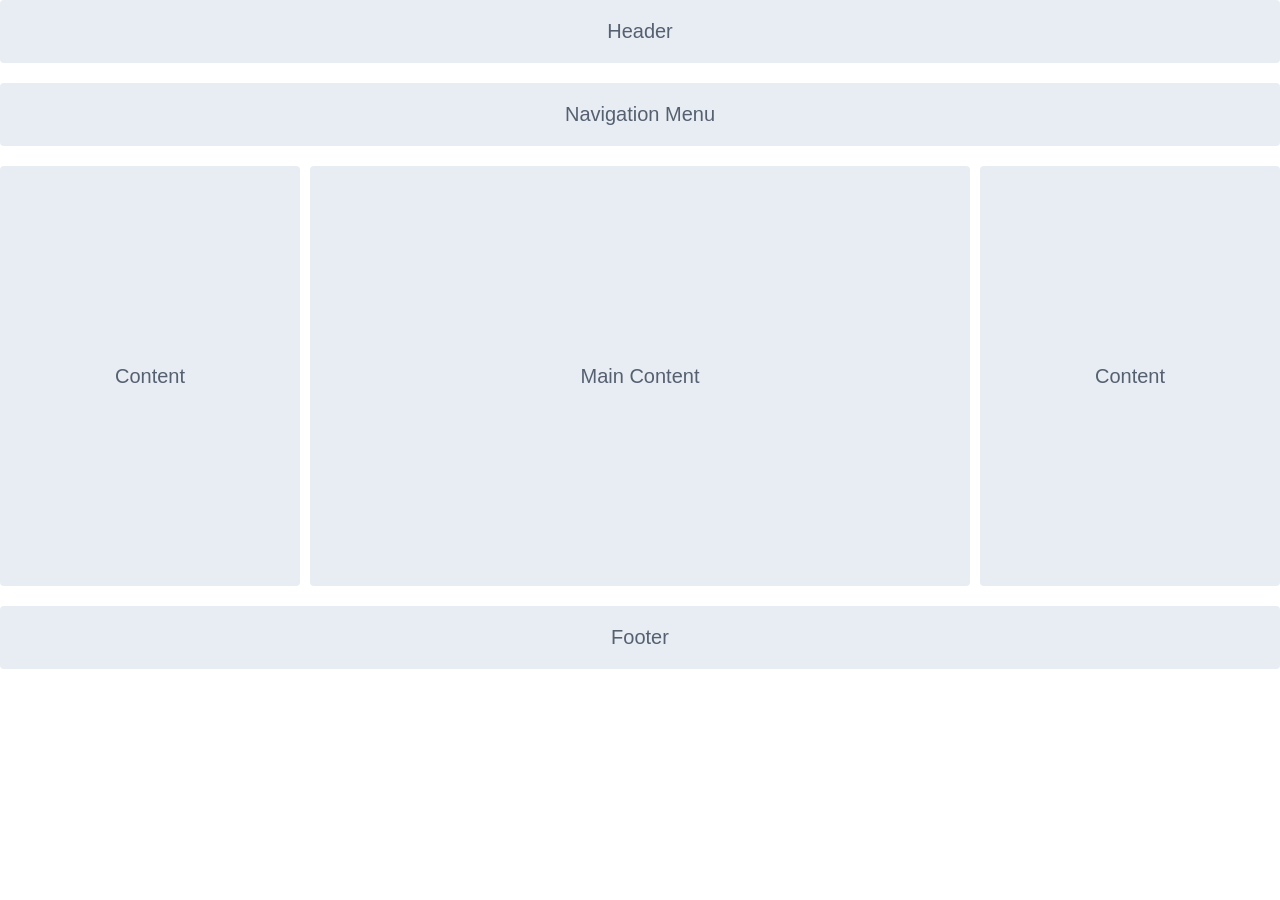
<file: 01_task/index.html>
<!doctype html>
<html lang="en">
  <head>
    <meta charset="UTF-8" />
    <meta name="viewport" content="width=device-width, initial-scale=1.0" />
    <title>Page Layout</title>
    <link rel="stylesheet" href="style.css" />
  </head>
  <body>
    <header class="bg-color flex">Header</header>

    <nav class="flex bg-color">Navigation Menu</nav>

    <div class="main">
      <aside class="sidebar bg-color flex">Content</aside>
      <main class="main-content bg-color flex">Main Content</main>
      <aside class="sidebar bg-color flex">Content</aside>
    </div>

    <footer class="bg-color flex">Footer</footer>
  </body>
</html>
</file>
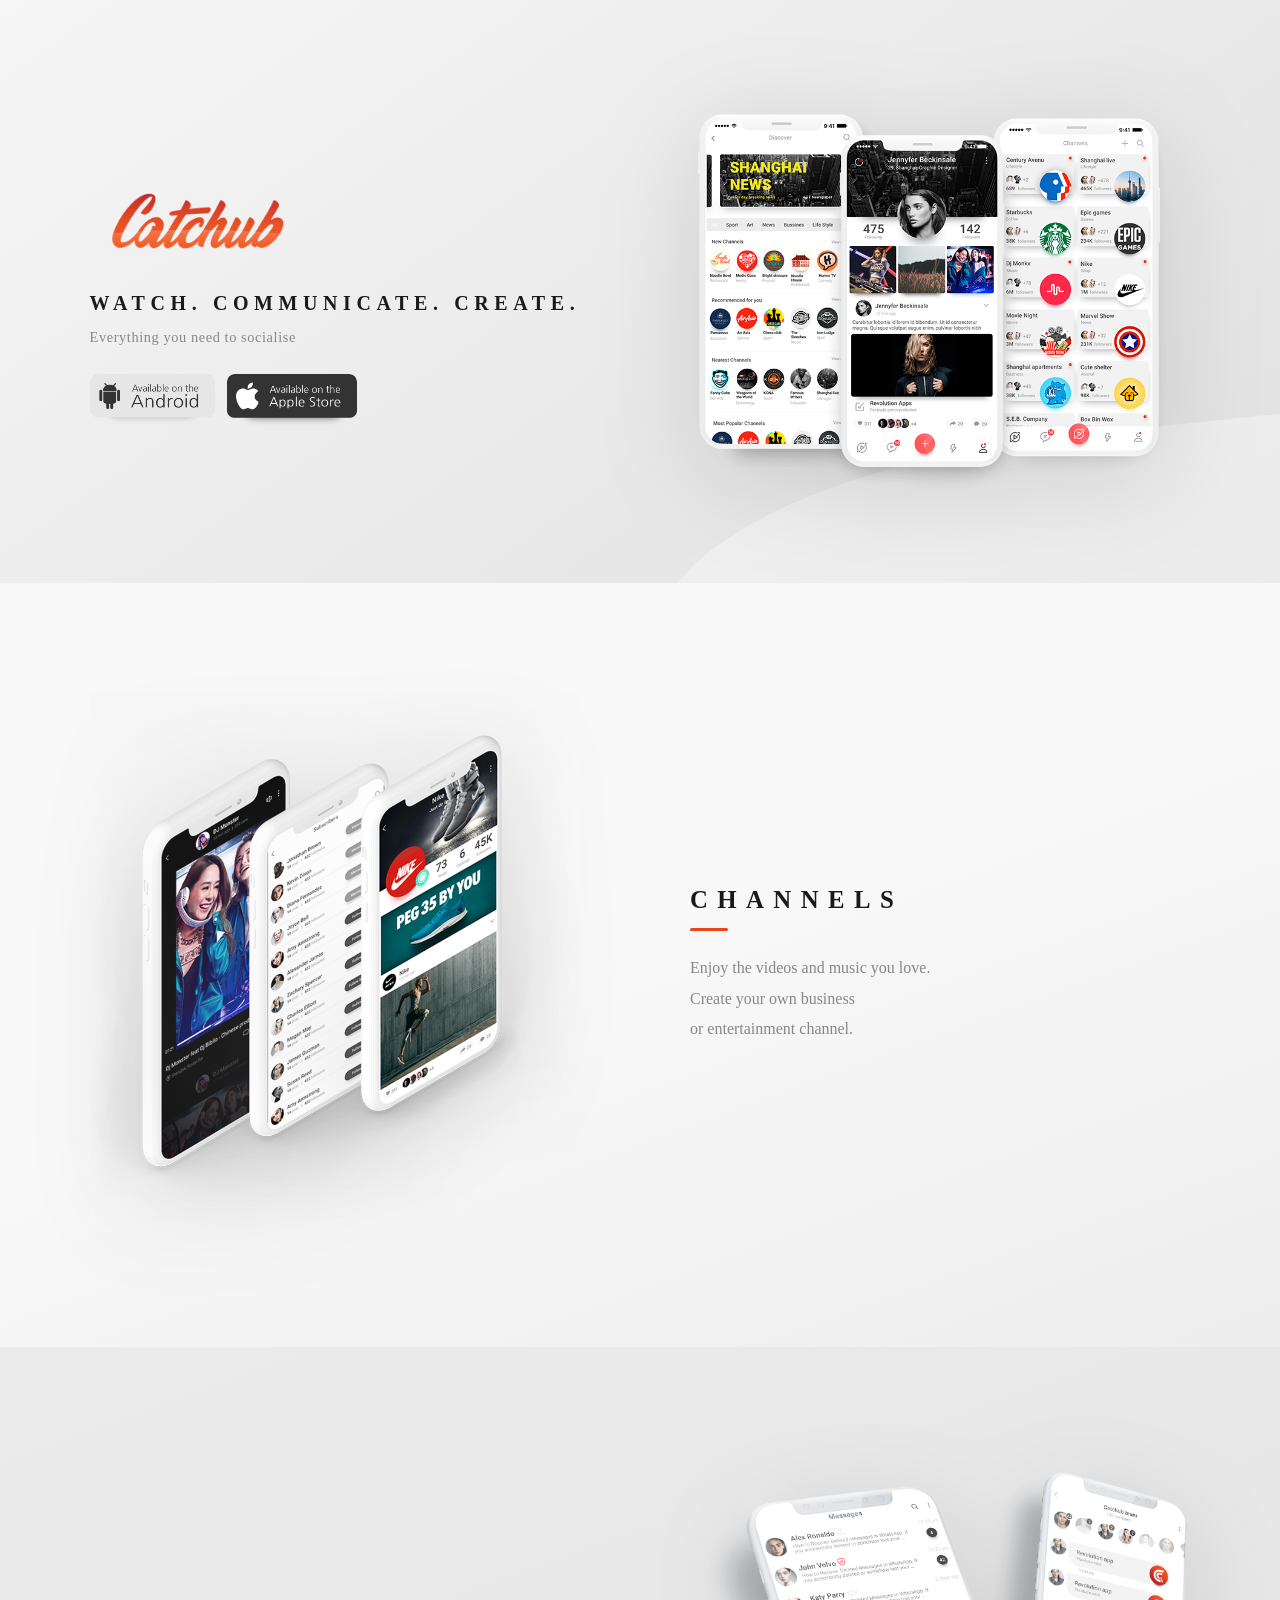
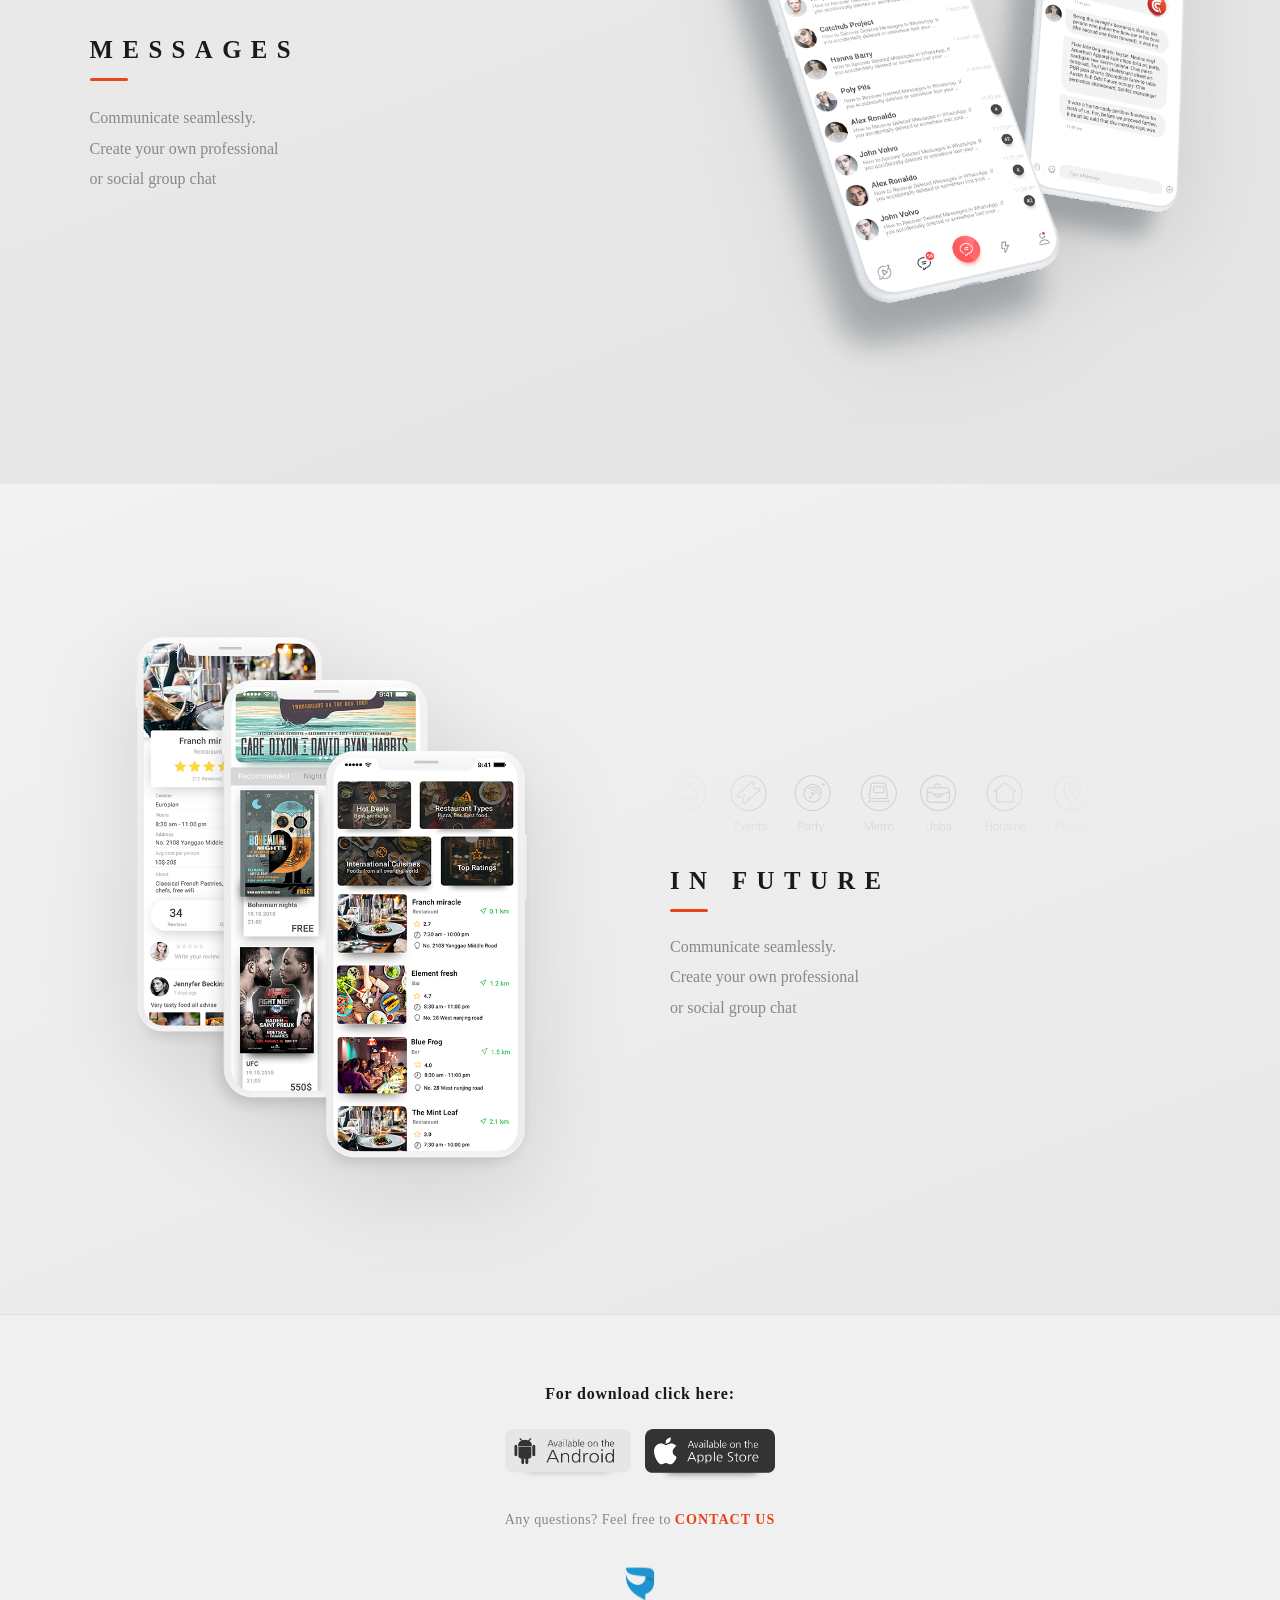
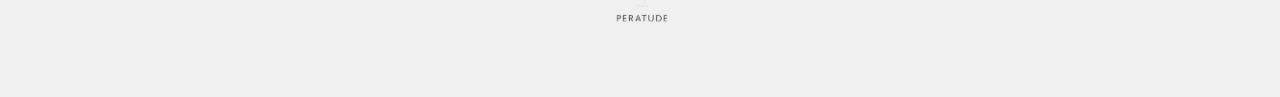
<file: 02_task/index.html>
<!doctype html>
<html lang="en">
  <head>
    <meta charset="UTF-8" />
    <meta name="viewport" content="width=device-width, initial-scale=1.0" />
    <title>Catchhub – Watch. Communicate. Create.</title>
    <link rel="stylesheet" href="./style.css" />
  </head>
  <body>
    <section class="hero">
      <div class="hero-inner">
        <div class="hero-left">
          <img class="hero-logo" src="./assets/logo.png" />
          <p class="hero-tagline">Watch. Communicate. Create.</p>
          <p class="hero-sub">Everything you need to socialise</p>
          <div class="store-buttons">
            <a href="#"><img src="./assets/play_store.png" alt="image" /></a>
            <a href="#"><img src="./assets/app_store.png" /></a>
          </div>
        </div>
        <div class="hero-right">
          <img src="./assets/top_screens.png" />
        </div>
      </div>
    </section>

    <section class="channels">
      <div class="channels-inner">
        <div class="channels-screens">
          <img src="./assets/sec_screens.png" />
        </div>
        <div class="channels-text">
          <h2 class="section-title">Channels</h2>
          <p class="section-body">
            Enjoy the videos and music you love.<br />Create your own
            business<br />or entertainment channel.
          </p>
        </div>
      </div>
    </section>

    <section class="messages">
      <div class="messages-inner">
        <div class="messages-text">
          <h2 class="section-title">Messages</h2>
          <p class="section-body">
            Communicate seamlessly.<br />Create your own professional<br />or
            social group chat
          </p>
        </div>
        <div class="messages-screens">
          <img src="./assets/thhh_screens.png" />
        </div>
      </div>
    </section>

    <section class="future">
      <div class="future-inner">
        <div class="future-screens">
          <img src="./assets/for_screens.png" />
        </div>
        <div class="future-text">
          <div class="future-icons">
            <img src="./assets/vectors.png" />
          </div>
          <div class="future-copy">
            <h2 class="section-title">In Future</h2>
            <p class="section-body">
              Communicate seamlessly.<br />Create your own professional<br />or
              social group chat
            </p>
          </div>
        </div>
      </div>
    </section>

    <footer class="footer">
      <p class="footer-label">For download click here:</p>
      <div class="footer-stores">
        <a href="#"><img src="./assets/play_store.png" /></a>
        <a href="#"><img src="./assets/app_store.png" /></a>
      </div>
      <p class="footer-contact">
        Any questions? Feel free to <a href="#">CONTACT US</a>
      </p>
      <div class="footer-brand">
        <img src="./assets/peratude.png" />
      </div>
    </footer>
  </body>
</html>
</file>
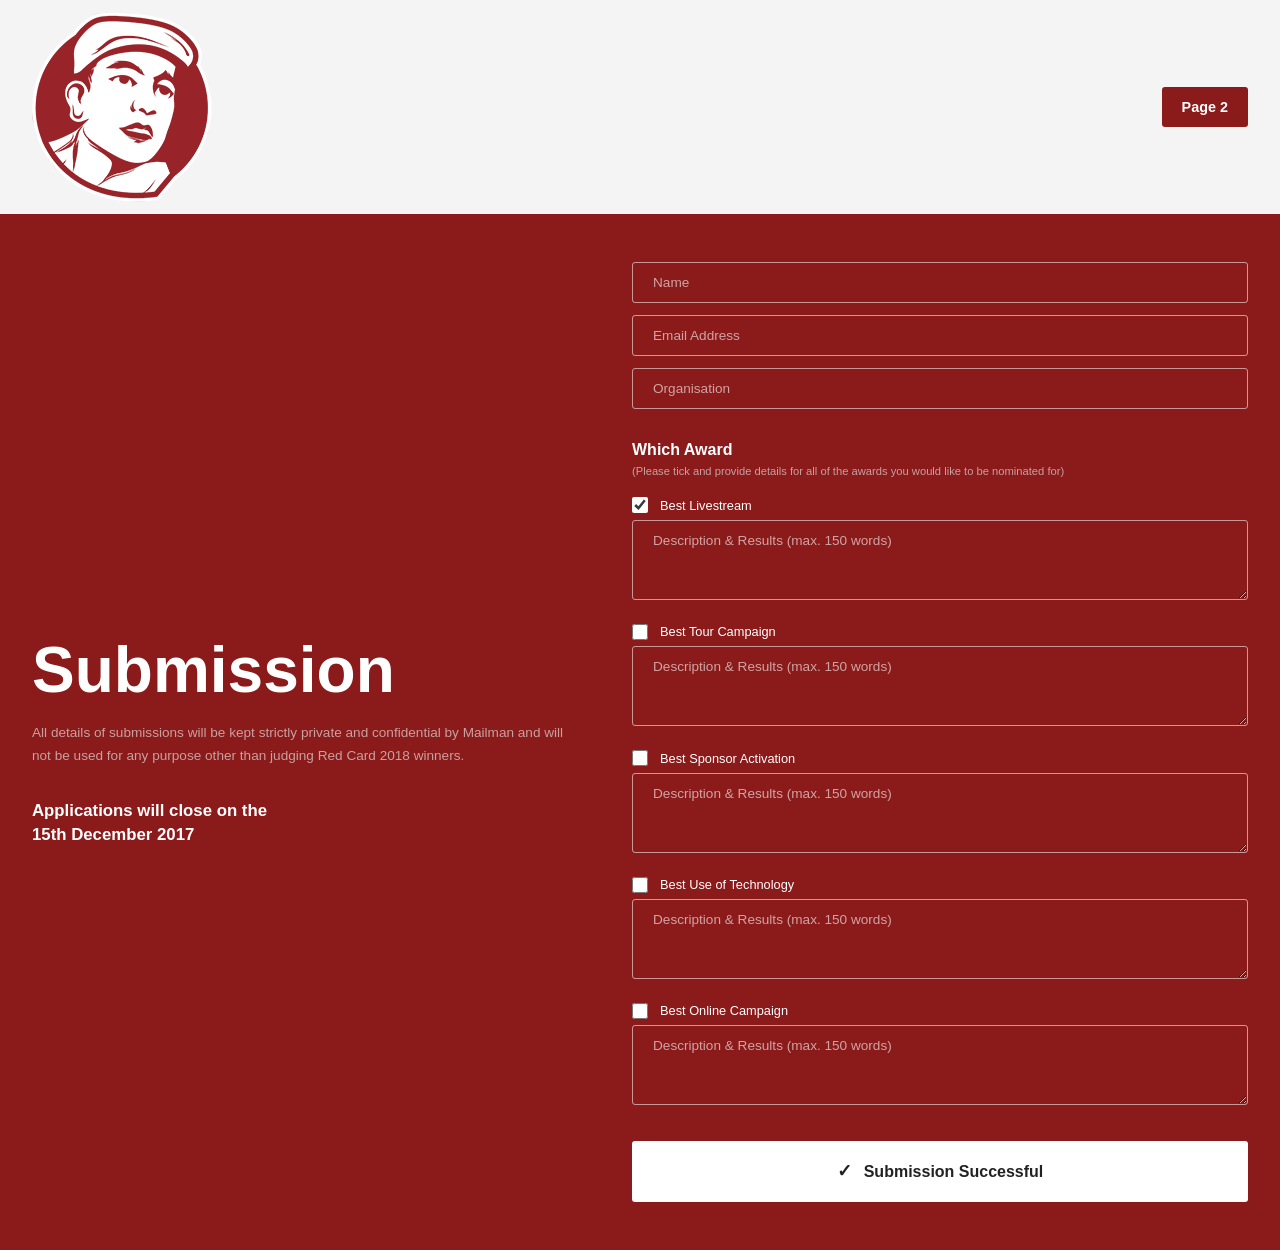
<file: 03_task/index.html>
<!doctype html>
<html lang="en">
  <head>
    <meta charset="UTF-8" />
    <meta name="viewport" content="width=device-width, initial-scale=1.0" />
    <link rel="stylesheet" href="style.css" />
    <title>Red Card 2018 – China Digital Football Awards</title>
  </head>
  <body>
    <header class="header">
      <img src="./assets/logo.png" alt="Red Card logo" />

      <a href="./Pagetwo.html" class="header__cta">Page 2</a>
    </header>

    <section class="page">
      <div class="submission">
        <div class="submission__info">
          <h1 class="submission__title">Submission</h1>
          <p class="submission__body">
            All details of submissions will be kept strictly private and
            confidential by Mailman and will not be used for any purpose other
            than judging Red Card 2018 winners.
          </p>
          <p class="submission__deadline">
            Applications will close on the<br />
            15th December 2017
          </p>
        </div>

        <div class="submission__form">
          <div class="form__group">
            <input class="form__input" type="text" placeholder="Name" />
          </div>
          <div class="form__group">
            <input
              class="form__input"
              type="email"
              placeholder="Email Address"
            />
          </div>
          <div class="form__group">
            <input class="form__input" type="text" placeholder="Organisation" />
          </div>

          <div class="award-section">
            <h2 class="award-section__title">Which Award</h2>
            <p class="award-section__hint">
              (Please tick and provide details for all of the awards you would
              like to be nominated for)
            </p>

            <div class="award-item">
              <div class="award-item__header">
                <input
                  class="award-item__checkbox"
                  type="checkbox"
                  id="award-livestream"
                  checked
                />
                <label class="award-item__label" for="award-livestream"
                  >Best Livestream</label
                >
              </div>
              <textarea
                class="form__textarea"
                placeholder="Description &amp; Results (max. 150 words)"
              ></textarea>
            </div>

            <div class="award-item">
              <div class="award-item__header">
                <input
                  class="award-item__checkbox"
                  type="checkbox"
                  id="award-tour"
                />
                <label class="award-item__label" for="award-tour"
                  >Best Tour Campaign</label
                >
              </div>
              <textarea
                class="form__textarea"
                placeholder="Description &amp; Results (max. 150 words)"
              ></textarea>
            </div>

            <div class="award-item">
              <div class="award-item__header">
                <input
                  class="award-item__checkbox"
                  type="checkbox"
                  id="award-sponsor"
                />
                <label class="award-item__label" for="award-sponsor"
                  >Best Sponsor Activation</label
                >
              </div>
              <textarea
                class="form__textarea"
                placeholder="Description &amp; Results (max. 150 words)"
              ></textarea>
            </div>

            <div class="award-item">
              <div class="award-item__header">
                <input
                  class="award-item__checkbox"
                  type="checkbox"
                  id="award-tech"
                />
                <label class="award-item__label" for="award-tech"
                  >Best Use of Technology</label
                >
              </div>
              <textarea
                class="form__textarea"
                placeholder="Description &amp; Results (max. 150 words)"
              ></textarea>
            </div>

            <div class="award-item">
              <div class="award-item__header">
                <input
                  class="award-item__checkbox"
                  type="checkbox"
                  id="award-online"
                />
                <label class="award-item__label" for="award-online"
                  >Best Online Campaign</label
                >
              </div>
              <textarea
                class="form__textarea"
                placeholder="Description &amp; Results (max. 150 words)"
              ></textarea>
            </div>
          </div>

          <button class="btn-submit" type="button">
            <span class="btn-submit__icon">✓</span>
            Submission Successful
          </button>
        </div>
      </div>
    </section>
  </body>
</html>
</file>
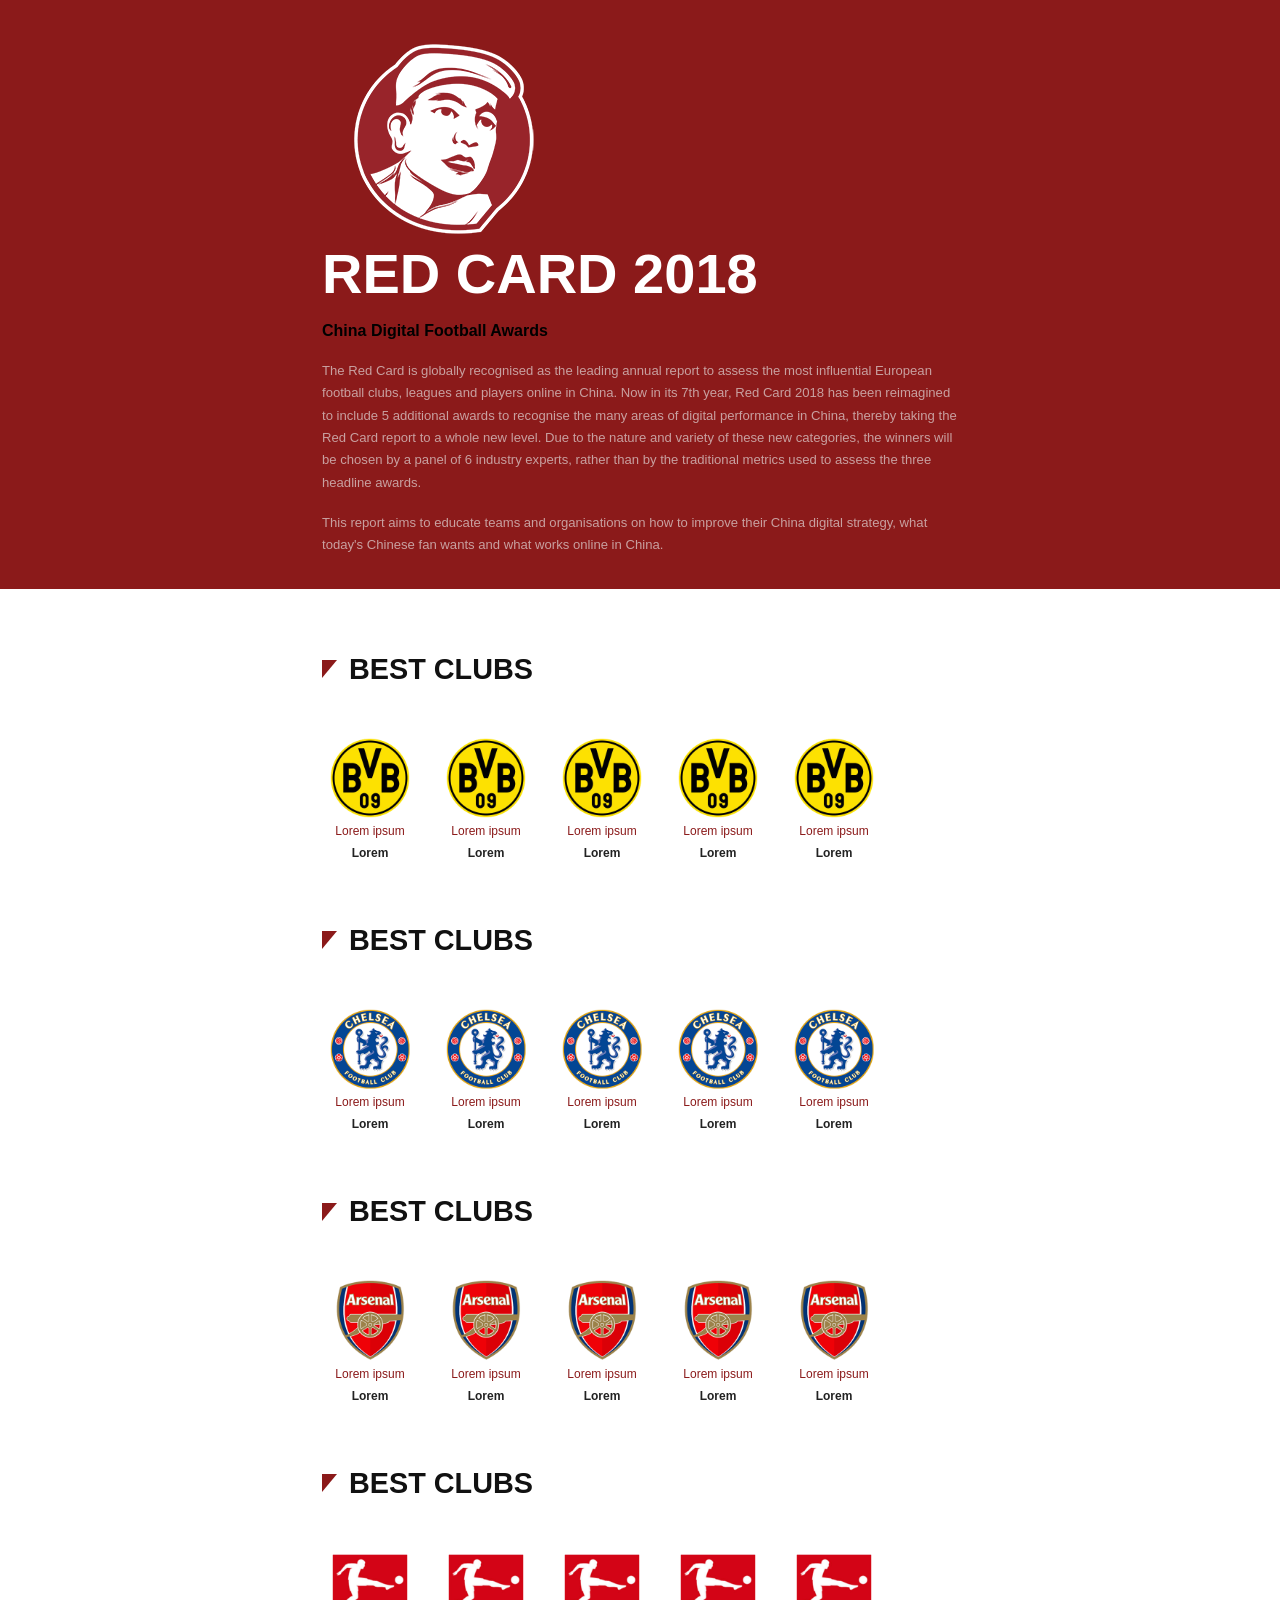
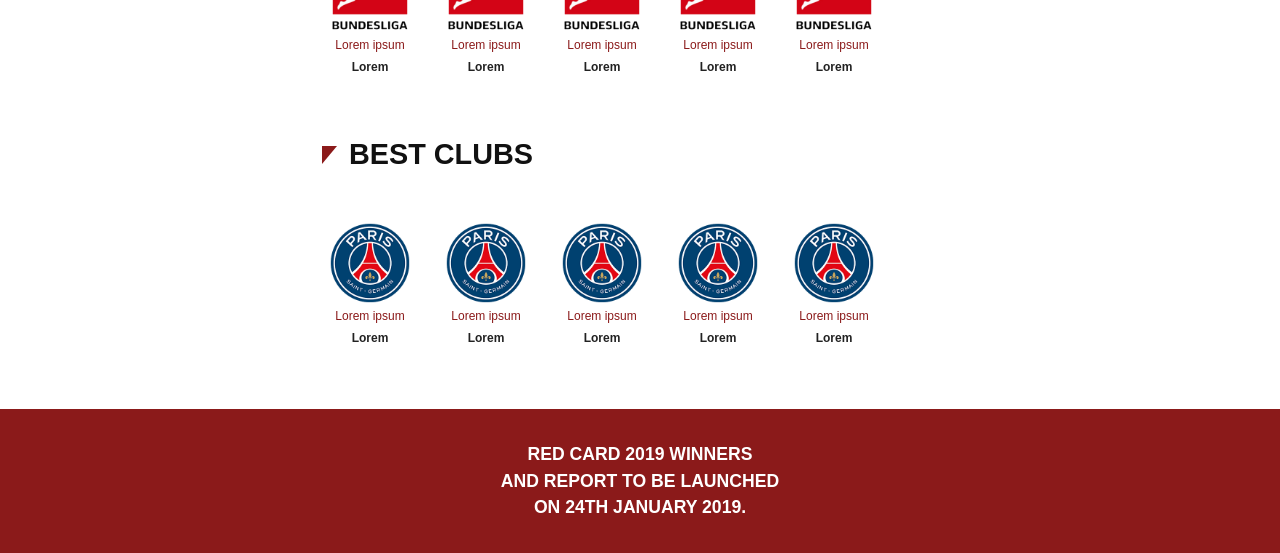
<file: 03_task/Pagetwo.html>
<!doctype html>
<html lang="en">
  <head>
    <meta charset="UTF-8" />
    <meta name="viewport" content="width=device-width, initial-scale=1.0" />
    <link rel="stylesheet" href="style.css" />
    <title>Red Cards 2018</title>
  </head>
  <body>
    <section class="page">
      <div class="hero">
        <header class="header">
          <a href="./index.html">
            <img src="./assets/logo.png" alt="Red Card logo" />
          </a>
        </header>
        <h1 class="hero__title">RED CARD 2018</h1>
        <p class="hero__subtitle">China Digital Football Awards</p>
        <p class="hero__body">
          The Red Card is globally recognised as the leading annual report to
          assess the most influential European football clubs, leagues and
          players online in China. Now in its 7th year, Red Card 2018 has been
          reimagined to include 5 additional awards to recognise the many areas
          of digital performance in China, thereby taking the Red Card report to
          a whole new level. Due to the nature and variety of these new
          categories, the winners will be chosen by a panel of 6 industry
          experts, rather than by the traditional metrics used to assess the
          three headline awards.
        </p>
        <br />
        <p class="hero__body">
          This report aims to educate teams and organisations on how to improve
          their China digital strategy, what today's Chinese fan wants and what
          works online in China.
        </p>
      </div>
    </section>

    <section class="cards">
      <div class="results-body">
        <div class="clubs-section">
          <h2 class="clubs-section__heading">Best Clubs</h2>
          <div class="clubs-grid">
            <div class="club-card">
              <img class="club-card__logo" src="./assets/1.png" alt="BVB" />
              <span class="club-card__name">Lorem ipsum</span>
              <span class="club-card__label">Lorem</span>
            </div>
            <div class="club-card">
              <img class="club-card__logo" src="./assets/1.png" alt="BVB" />
              <span class="club-card__name">Lorem ipsum</span>
              <span class="club-card__label">Lorem</span>
            </div>
            <div class="club-card">
              <img class="club-card__logo" src="./assets/1.png" alt="BVB" />
              <span class="club-card__name">Lorem ipsum</span>
              <span class="club-card__label">Lorem</span>
            </div>
            <div class="club-card">
              <img class="club-card__logo" src="./assets/1.png" alt="BVB" />
              <span class="club-card__name">Lorem ipsum</span>
              <span class="club-card__label">Lorem</span>
            </div>
            <div class="club-card">
              <img class="club-card__logo" src="./assets/1.png" alt="BVB" />
              <span class="club-card__name">Lorem ipsum</span>
              <span class="club-card__label">Lorem</span>
            </div>
          </div>
        </div>

        <div class="clubs-section">
          <h2 class="clubs-section__heading">Best Clubs</h2>
          <div class="clubs-grid">
            <div class="club-card">
              <img class="club-card__logo" src="./assets/3.png" alt="BVB" />
              <span class="club-card__name">Lorem ipsum</span>
              <span class="club-card__label">Lorem</span>
            </div>
            <div class="club-card">
              <img class="club-card__logo" src="./assets/3.png" alt="BVB" />
              <span class="club-card__name">Lorem ipsum</span>
              <span class="club-card__label">Lorem</span>
            </div>
            <div class="club-card">
              <img class="club-card__logo" src="./assets/3.png" alt="BVB" />
              <span class="club-card__name">Lorem ipsum</span>
              <span class="club-card__label">Lorem</span>
            </div>
            <div class="club-card">
              <img class="club-card__logo" src="./assets/3.png" alt="BVB" />
              <span class="club-card__name">Lorem ipsum</span>
              <span class="club-card__label">Lorem</span>
            </div>
            <div class="club-card">
              <img class="club-card__logo" src="./assets/3.png" alt="BVB" />
              <span class="club-card__name">Lorem ipsum</span>
              <span class="club-card__label">Lorem</span>
            </div>
          </div>
        </div>

        <div class="clubs-section">
          <h2 class="clubs-section__heading">Best Clubs</h2>
          <div class="clubs-grid">
            <div class="club-card">
              <img class="club-card__logo" src="./assets/5.png" alt="BVB" />
              <span class="club-card__name">Lorem ipsum</span>
              <span class="club-card__label">Lorem</span>
            </div>
            <div class="club-card">
              <img class="club-card__logo" src="./assets/5.png" alt="BVB" />
              <span class="club-card__name">Lorem ipsum</span>
              <span class="club-card__label">Lorem</span>
            </div>
            <div class="club-card">
              <img class="club-card__logo" src="./assets/5.png" alt="BVB" />
              <span class="club-card__name">Lorem ipsum</span>
              <span class="club-card__label">Lorem</span>
            </div>
            <div class="club-card">
              <img class="club-card__logo" src="./assets/5.png" alt="BVB" />
              <span class="club-card__name">Lorem ipsum</span>
              <span class="club-card__label">Lorem</span>
            </div>
            <div class="club-card">
              <img class="club-card__logo" src="./assets/5.png" alt="BVB" />
              <span class="club-card__name">Lorem ipsum</span>
              <span class="club-card__label">Lorem</span>
            </div>
          </div>
        </div>

        <div class="clubs-section">
          <h2 class="clubs-section__heading">Best Clubs</h2>
          <div class="clubs-grid">
            <div class="club-card">
              <img class="club-card__logo" src="./assets/2.png" alt="BVB" />
              <span class="club-card__name">Lorem ipsum</span>
              <span class="club-card__label">Lorem</span>
            </div>
            <div class="club-card">
              <img class="club-card__logo" src="./assets/2.png" alt="BVB" />
              <span class="club-card__name">Lorem ipsum</span>
              <span class="club-card__label">Lorem</span>
            </div>
            <div class="club-card">
              <img class="club-card__logo" src="./assets/2.png" alt="BVB" />
              <span class="club-card__name">Lorem ipsum</span>
              <span class="club-card__label">Lorem</span>
            </div>
            <div class="club-card">
              <img class="club-card__logo" src="./assets/2.png" alt="BVB" />
              <span class="club-card__name">Lorem ipsum</span>
              <span class="club-card__label">Lorem</span>
            </div>
            <div class="club-card">
              <img class="club-card__logo" src="./assets/2.png" alt="BVB" />
              <span class="club-card__name">Lorem ipsum</span>
              <span class="club-card__label">Lorem</span>
            </div>
          </div>
        </div>

        <div class="clubs-section">
          <h2 class="clubs-section__heading">Best Clubs</h2>
          <div class="clubs-grid">
            <div class="club-card">
              <img class="club-card__logo" src="./assets/4.png" alt="BVB" />
              <span class="club-card__name">Lorem ipsum</span>
              <span class="club-card__label">Lorem</span>
            </div>
            <div class="club-card">
              <img class="club-card__logo" src="./assets/4.png" alt="BVB" />
              <span class="club-card__name">Lorem ipsum</span>
              <span class="club-card__label">Lorem</span>
            </div>
            <div class="club-card">
              <img class="club-card__logo" src="./assets/4.png" alt="BVB" />
              <span class="club-card__name">Lorem ipsum</span>
              <span class="club-card__label">Lorem</span>
            </div>
            <div class="club-card">
              <img class="club-card__logo" src="./assets/4.png" alt="BVB" />
              <span class="club-card__name">Lorem ipsum</span>
              <span class="club-card__label">Lorem</span>
            </div>
            <div class="club-card">
              <img class="club-card__logo" src="./assets/4.png" alt="BVB" />
              <span class="club-card__name">Lorem ipsum</span>
              <span class="club-card__label">Lorem</span>
            </div>
          </div>
        </div>
      </div>
    </section>

    <footer class="footer">
      <p class="footer__text">
        Red Card 2019 Winners<br />
        and Report to be Launched<br />
        on 24th January 2019.
      </p>
    </footer>
  </body>
</html>
</file>
<file: 01_task/style.css>
*,
*::before,
*::after {
  box-sizing: border-box;
  margin: 0;
  padding: 0;
}

:root {
  --surface: #e8edf3;
  --text-muted: #556070;
  --gap: 10px;
}

body {
  font-family: sans-serif;
}

.bg-color {
  background-color: var(--surface);
  color: var(--text-muted);
  border-radius: 4px;
  padding: 20px 32px;
  font-size: 20px;
}

.flex {
  display: flex;
  align-items: center;
  justify-content: center;
}

header {
  margin-bottom: 20px;
}

.main {
  display: flex;
  justify-content: space-between;
  gap: var(--gap);
  flex: 1;
  margin-block: 20px;

  @media (max-width: 768px) {
    flex-direction: column;
  }
}

.sidebar {
  width: 100%;
  max-width: 300px;

  @media (max-width: 768px) {
    max-width: 100%;
    padding: 40px;
  }
}

.main-content {
  width: 100%;
  max-width: 700px;
  min-height: 420px;
}
</file>
<file: 02_task/style.css>
*,
*::before,
*::after {
  box-sizing: border-box;
  margin: 0;
  padding: 0;
}

a {
  text-decoration: none;
}

.hero {
  background: linear-gradient(145deg, #f6f6f6 0%, #eaeaea 55%, #e0e0e0 100%);
  display: flex;
  align-items: center;
  padding: 80px 7% 60px;
  position: relative;
  overflow: hidden;
}

.hero::after {
  content: "";
  position: absolute;
  bottom: -120px;
  right: -80px;
  width: 55%;
  height: 260px;
  background: rgba(255, 255, 255, 0.35);
  border-radius: 60% 0 0 0;
  transform: rotate(-6deg);
  pointer-events: none;
}

.hero-inner {
  display: grid;
  grid-template-columns: 1fr 1fr;
  align-items: center;
  gap: 40px;
  width: 100%;
  max-width: 1200px;
  margin: 0 auto;
}

.hero-left {
  display: flex;
  flex-direction: column;
  gap: 14px;
  z-index: 1;
}

.hero-logo {
  width: 210px;
  margin-bottom: 6px;
}

.hero-tagline {
  font-size: clamp(1rem, 1.6vw, 1.25rem);
  font-weight: 800;
  letter-spacing: 0.28em;
  color: #1a1a1a;
  text-transform: uppercase;
}

.hero-sub {
  font-size: 0.9rem;
  font-weight: 400;
  color: #888;
  letter-spacing: 0.04em;
}

.store-buttons {
  display: flex;
  gap: 12px;
  margin-top: 14px;
}

.store-buttons img {
  height: 52px;
  border-radius: 8px;
  transition:
    transform 0.25s ease,
    box-shadow 0.25s ease;
  display: block;
}

.store-buttons img:hover {
  transform: translateY(-3px);
  box-shadow: 0 10px 28px rgba(0, 0, 0, 0.18);
}

.hero-right {
  display: flex;
  justify-content: flex-end;
  align-items: center;
  z-index: 1;
}

.hero-right img {
  width: 100%;
  max-width: 560px;
  filter: drop-shadow(0 20px 50px rgba(0, 0, 0, 0.13));
}

.channels {
  background: #f8f8f8;
  padding: 110px 7%;
  position: relative;
  overflow: hidden;
}

.channels::before {
  content: "";
  position: absolute;
  top: 0;
  left: 0;
  right: 0;
  bottom: 0;
  background: linear-gradient(160deg, #f8f8f8 50%, #ededed 100%);
  pointer-events: none;
}

.channels-inner {
  display: grid;
  grid-template-columns: 1fr 1fr;
  align-items: center;
  gap: 60px;
  max-width: 1200px;
  margin: 0 auto;
  position: relative;
  z-index: 1;
}

.channels-screens img {
  width: 100%;
  max-width: 490px;
  filter: drop-shadow(0 24px 48px rgba(0, 0, 0, 0.12));
  transition: transform 0.4s ease;
}

.channels-screens img:hover {
  transform: translateY(-6px);
}

.channels-text {
  display: flex;
  flex-direction: column;
  gap: 22px;
  padding-left: 20px;
}

.messages {
  background: linear-gradient(160deg, #ebebeb 0%, #e4e4e4 100%);
  padding: 110px 7%;
  position: relative;
  overflow: hidden;
}

.messages-inner {
  display: grid;
  grid-template-columns: 1fr 1fr;
  align-items: center;
  gap: 60px;
  max-width: 1200px;
  margin: 0 auto;
}

.messages-text {
  display: flex;
  flex-direction: column;
  gap: 22px;
}

.messages-screens {
  display: flex;
  justify-content: flex-end;
}

.messages-screens img {
  width: 100%;
  max-width: 490px;
  filter: drop-shadow(0 24px 48px rgba(0, 0, 0, 0.12));
  transition: transform 0.4s ease;
}

.messages-screens img:hover {
  transform: translateY(-6px);
}

.future {
  background: linear-gradient(160deg, #f2f2f2 0%, #e8e8e8 100%);
  padding: 110px 7%;
  position: relative;
  overflow: hidden;
}

.future-inner {
  display: grid;
  grid-template-columns: 1fr 1fr;
  align-items: center;
  gap: 60px;
  max-width: 1200px;
  margin: 0 auto;
}

.future-screens img {
  width: 100%;
  max-width: 490px;
  filter: drop-shadow(0 24px 48px rgba(0, 0, 0, 0.12));
  transition: transform 0.4s ease;
}

.future-screens img:hover {
  transform: translateY(-6px);
}

.future-text {
  display: flex;
  flex-direction: column;
  gap: 30px;
}

.future-icons img {
  width: 100%;
  max-width: 420px;
  opacity: 0.7;
}

.future-copy {
  display: flex;
  flex-direction: column;
  gap: 20px;
}

.section-title {
  font-size: clamp(1.2rem, 2vw, 1.55rem);
  font-weight: 800;
  letter-spacing: 0.38em;
  text-transform: uppercase;
  color: #1a1a1a;
  position: relative;
}

.section-title::after {
  content: "";
  display: block;
  width: 38px;
  height: 3px;
  background: #e8461a;
  margin-top: 14px;
  border-radius: 2px;
}

.section-body {
  font-size: 1rem;
  font-weight: 400;
  color: #888;
  line-height: 1.9;
  max-width: 330px;
}

.footer {
  background: #f0f0f0;
  border-top: 1px solid rgba(0, 0, 0, 0.07);
  padding: 70px 7% 55px;
  display: flex;
  flex-direction: column;
  align-items: center;
  gap: 26px;
  text-align: center;
}

.footer-label {
  font-size: 1rem;
  font-weight: 600;
  color: #1a1a1a;
  letter-spacing: 0.05em;
}

.footer-stores {
  display: flex;
  gap: 14px;
  justify-content: center;
}

.footer-stores img {
  height: 52px;
  border-radius: 8px;
  transition:
    transform 0.25s ease,
    box-shadow 0.25s ease;
  cursor: pointer;
}

.footer-stores img:hover {
  transform: translateY(-3px);
  box-shadow: 0 10px 28px rgba(0, 0, 0, 0.15);
}

.footer-contact {
  font-size: 0.88rem;
  color: #888;
  letter-spacing: 0.03em;
}

.footer-contact a {
  color: #e8461a;
  font-weight: 700;
  letter-spacing: 0.07em;
  transition: opacity 0.2s;
}

.footer-contact a:hover {
  opacity: 0.72;
}

.footer-brand img {
  height: 84px;
  opacity: 0.88;
}

@media (max-width: 860px) {
  .hero-inner,
  .channels-inner,
  .messages-inner,
  .future-inner {
    grid-template-columns: 1fr;
    text-align: center;
  }

  .hero-right {
    justify-content: center;
    order: -1;
  }
  .hero-right img {
    max-width: 320px;
  }
  .hero-logo {
    margin: 0 auto;
  }
  .store-buttons {
    justify-content: center;
  }

  .channels-text,
  .messages-text,
  .future-copy {
    align-items: center;
  }

  .section-body {
    max-width: 100%;
  }
  .section-title::after {
    margin: 14px auto 0;
  }

  .channels-screens img,
  .messages-screens img,
  .future-screens img {
    max-width: 320px;
    margin: 0 auto;
    display: block;
  }

  .messages-screens {
    justify-content: center;
  }
  .future-icons img {
    margin: 0 auto;
  }
  .channels-text {
    padding-left: 0;
  }
}
</file>
<file: 03_task/style.css>
:root {
  --color-primary: #8b1a1a;
  --color-dark: #6b1212;
  --color-light: #fff;
  --color-text-muted: #c8a0a0;
  --color-input-bg: transparent;
  --color-border: rgba(255, 255, 255, 0.55);
  --color-check: #fff;
  --color-accent: #c0392b;

  --font-display: "Georgia", serif;
  --font-body: "Arial", sans-serif;

  --spacing-xs: 0.4rem;
  --spacing-sm: 0.75rem;
  --spacing-md: 1.25rem;
  --spacing-lg: 2rem;
  --spacing-xl: 3rem;

  --radius: 3px;
  --transition: 0.2s ease;
}

*,
*::before,
*::after {
  box-sizing: border-box;
  margin: 0;
  padding: 0;
}

body {
  font-family: var(--font-body);
  color: var(--color-light);
  background: #f4f4f4;
}

img {
  display: block;
  max-width: 100%;
}

a {
  color: inherit;
  text-decoration: none;
}

.header {
  padding: var(--spacing-sm) var(--spacing-lg);
  text-decoration: none;
  display: flex;
  align-items: center;
  justify-content: space-between;
  flex-wrap: wrap;
}

.page {
  background: var(--color-primary);
  width: 100%;
  max-width: 1440px;
  margin-inline: auto;
}

.header__logo {
  width: 3.5rem;
  height: auto;
}

.header__cta {
  background: var(--color-primary);
  color: var(--color-light);
  border: none;
  padding: var(--spacing-sm) var(--spacing-md);
  font-size: 0.9rem;
  font-weight: 700;
  border-radius: var(--radius);
}

.submission {
  display: flex;
  flex-wrap: wrap;
  gap: var(--spacing-xl);
  padding: var(--spacing-xl) var(--spacing-lg);
  min-height: 90vh;
  align-items: center;
}

.submission__info {
  flex: 1 1 18rem;
  padding-top: var(--spacing-md);
}

.submission__title {
  font-size: clamp(2.5rem, 6vw, 4rem);
  font-weight: 900;
  line-height: 1;
  margin-bottom: var(--spacing-md);
}

.submission__body {
  font-size: 0.85rem;
  line-height: 1.65;
  color: var(--color-text-muted);
  margin-bottom: var(--spacing-lg);
}

.submission__deadline {
  font-weight: 700;
  font-size: 1.05rem;
  line-height: 1.4;
}

.submission__form {
  flex: 1 1 22rem;
}

.form__group {
  margin-bottom: var(--spacing-sm);
}

.form__input,
.form__textarea {
  width: 100%;
  background: var(--color-input-bg);
  border: 1px solid var(--color-border);
  color: var(--color-light);
  padding: var(--spacing-sm) var(--spacing-md);
  font-size: 0.85rem;
  font-family: var(--font-body);
  border-radius: var(--radius);
  outline: none;
  transition: border-color var(--transition);
}

.form__input::placeholder,
.form__textarea::placeholder {
  color: rgba(255, 255, 255, 0.6);
}
.form__input:focus,
.form__textarea:focus {
  border-color: var(--color-light);
}
.form__textarea {
  resize: vertical;
  min-height: 5rem;
}

.award-section {
  margin-top: var(--spacing-lg);
}
.award-section__title {
  margin-bottom: var(--spacing-xs);
  font-weight: 900;
  font-size: 1rem;
}
.award-section__hint {
  color: var(--color-text-muted);
  margin-bottom: var(--spacing-md);
  font-size: 0.7rem;
}

.award-item {
  margin-bottom: var(--spacing-md);
}
.award-item__header {
  gap: var(--spacing-sm);
  margin-bottom: var(--spacing-xs);
  display: flex;
  align-items: center;
}
.award-item__checkbox {
  accent-color: var(--color-light);
  width: 1rem;
  height: 1rem;
  cursor: pointer;
}
.award-item__label {
  font-size: 0.8rem;
  cursor: pointer;
}

.btn-submit {
  background: var(--color-light);
  gap: var(--spacing-sm);
  padding: var(--spacing-md) var(--spacing-lg);
  border-radius: var(--radius);
  margin-top: var(--spacing-lg);
  transition: opacity var(--transition);
  display: flex;
  align-items: center;
  justify-content: center;
  width: 100%;
  color: #222;
  border: none;
  font-size: 1rem;
  font-weight: 700;
  cursor: pointer;
}

.btn-submit:hover {
  opacity: 0.85;
}

.btn-submit__icon {
  font-size: 1.1rem;
}

.hero {
  padding: var(--spacing-lg);
  width: 100%;
  max-width: 700px;
  margin-inline: auto;
  position: relative;
}

.hero__title {
  font-size: clamp(2rem, 7vw, 3.5rem);
  font-weight: 900;
  line-height: 1;
  margin-bottom: 20px;
}

.hero__subtitle {
  margin-bottom: var(--spacing-md);
  font-size: 1rem;
  font-weight: 700;
  color: #000;
}

.hero__body {
  color: var(--color-text-muted);
  font-size: 0.82rem;
  line-height: 1.7;
}

.results-body {
  background: var(--color-light);
  padding: var(--spacing-lg);
  color: #222;
}

.clubs-section {
  padding: var(--spacing-lg);
  display: flex;
  flex-direction: column;
  gap: 20px;
  width: 100%;
  max-width: 700px;
  margin-inline: auto;
}

.clubs-section__heading {
  margin-bottom: var(--spacing-lg);
  display: flex;
  align-items: center;
  gap: var(--spacing-sm);
  font-size: clamp(1.3rem, 4vw, 1.8rem);
  font-weight: 900;
  text-transform: uppercase;
  color: #111;
}
.clubs-section__heading::before {
  border-top: 0.65em solid var(--color-primary);
  content: "";
  display: inline-block;
  width: 0;
  height: 0;
  border-right: 0.55em solid transparent;
  flex-shrink: 0;
}

.clubs-grid {
  gap: var(--spacing-md);
  display: flex;
  flex-wrap: wrap;
}

.club-card {
  gap: var(--spacing-xs);
  display: flex;
  flex-direction: column;
  align-items: center;
  min-width: 6rem;
}
.club-card__logo {
  width: clamp(3.5rem, 10vw, 5rem);
  height: auto;
}
.club-card__name {
  color: var(--color-primary);
  font-size: 0.75rem;
  font-weight: 400;
  text-align: center;
  line-height: 1.3;
}
.club-card__label {
  font-size: 0.75rem;
  font-weight: 700;
  color: #222;
  text-align: center;
}

.footer {
  background: var(--color-primary);
  padding: var(--spacing-lg);
}

.footer__text {
  font-size: clamp(0.9rem, 2.5vw, 1.1rem);
  font-weight: 700;
  line-height: 1.5;
  text-transform: uppercase;
  text-align: center;
}
</file>
